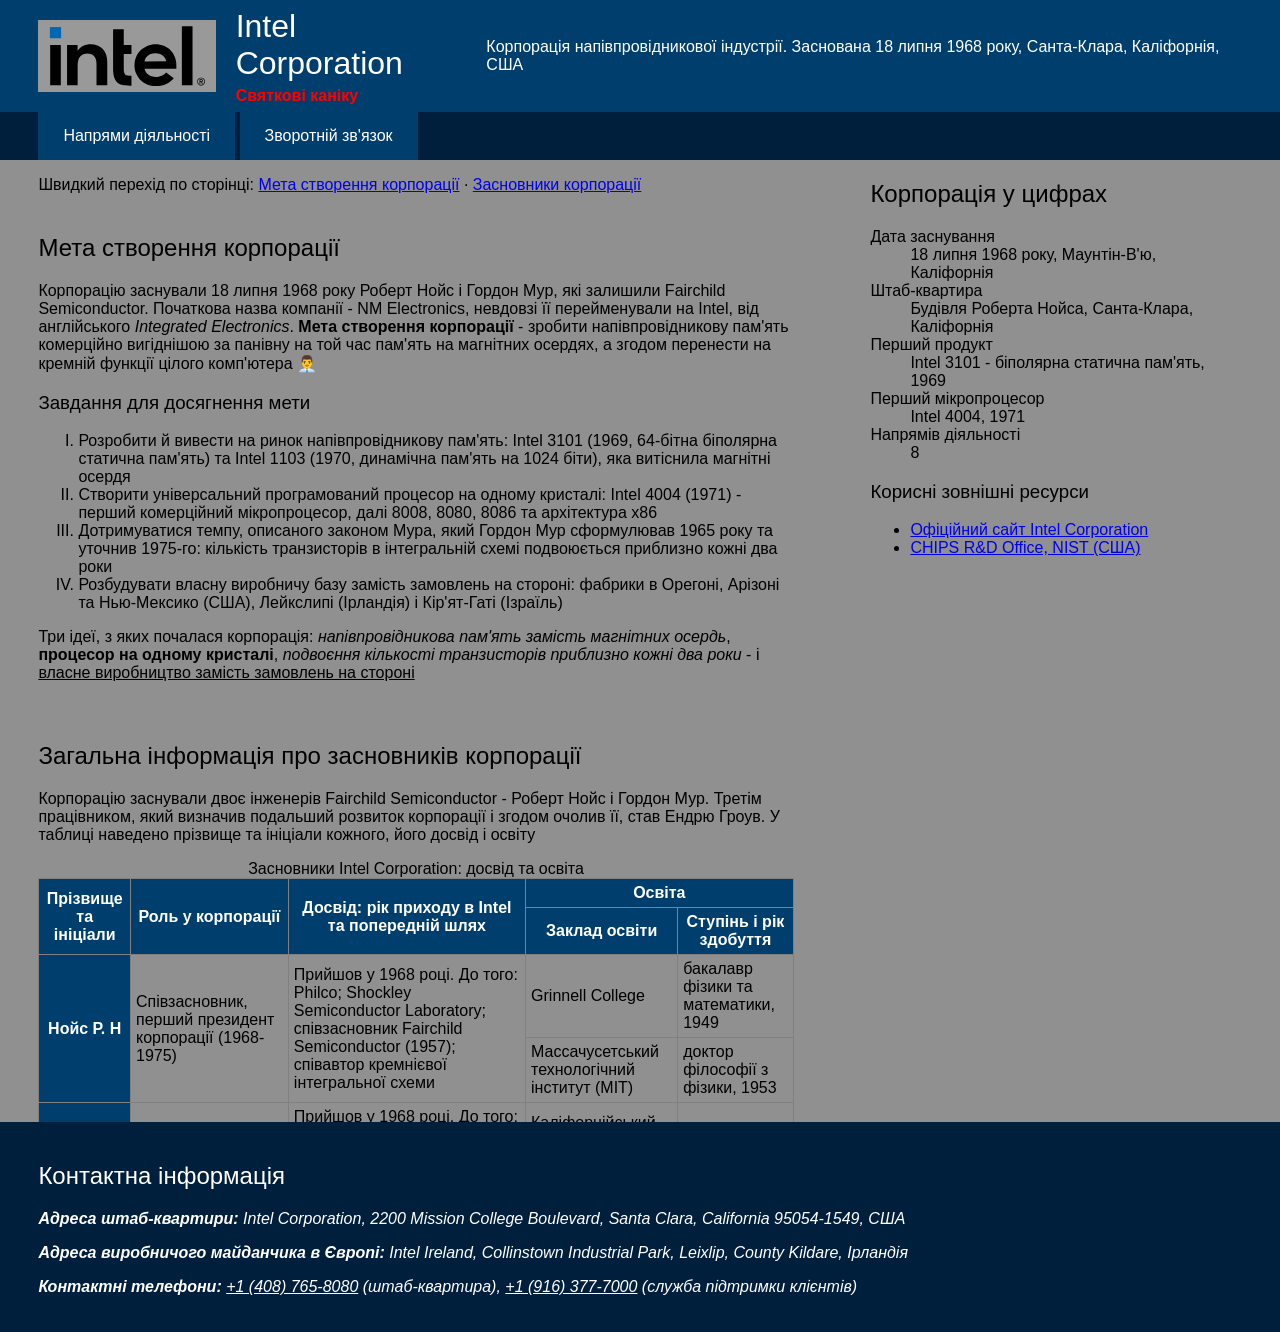
<file: index.html>
<!DOCTYPE html>
<html lang="uk">
<head>
    <meta charset="UTF-8">
    <meta name="viewport" content="width=device-width, initial-scale=1.0">
    <meta name="description" content="Промо-сайт корпорації Intel Corporation: мета створення, завдання, засновники, напрями діяльності та контакти">
    <meta name="keywords" content="Intel, корпорація, мікропроцесори, напівпровідники, Нойс, Мур, закон Мура">
    <title>Intel Corporation - Головна сторінка</title>
    <link rel="stylesheet" href="css/style.css">
    <style>
        body {
            position: relative;
            padding-top: 7rem;
        }
        header {
            position: absolute;
            top: 0;
            left: 0;
            right: 0;
            z-index: 2;
        }
        nav {
            position: -webkit-sticky;
            position: sticky;
            top: 0;
            z-index: 1;
            padding: 0 3%;
            background-color: hsl(210, 100%, 20%);
        }
        nav ul {
            margin: 0;
            padding: 0;
        }
        nav li {
            display: inline-block;
        }
        nav a {
            display: block;
            padding: 15px 25px;
            background-color: #0068b5;
            color: white;
            text-decoration: none;
            transition: background-color 0.3s, color 0.3s, transform 0.3s;
        }
        nav a:hover {
            background-color: white;
            color: #0068b5;
            transform: translateY(-3px);
        }
        main {
            float: left;
            width: 65%;
        }
        aside {
            float: right;
            width: 35%;
        }
        footer {
            clear: both;
        }
        #mission {
            margin: 40px 0;
            padding: 0;
        }
        #mission > p:first-of-type::after {
            content: " 👨‍💼";
        }
        #founders {
            max-height: 400px;
            overflow: auto;
            transition: transform 0.5s;
        }
        #founders:hover {
            transform: scale(1.05);
        }
        table {
            border-collapse: collapse;
        }
        th, td {
            padding: 5px;
            border: 1px solid gray;
        }
        th {
            background-color: #0068b5;
            color: white;
        }
        address:hover {
            text-shadow: 2px 2px 2px #00c7fd;
            transition: text-shadow 0.5s 2s;
        }
        header h1 {
            margin: 0;
        }
        #news {
            margin: 5px 0 0;
            color: red;
            white-space: nowrap;
        }
        @media (max-width: 768px) {
            main, aside {
                float: none;
                width: auto;
            }
            #news {
                white-space: normal;
            }
        }
    </style>
</head>
<body>
    <header>
        <img src="images/logo-intel.svg" alt="Логотип Intel Corporation" width="200" height="79">
        <div>
            <h1>Intel Corporation</h1>
            <p id="news"></p>
        </div>
        <p>Корпорація напівпровідникової індустрії. Заснована 18 липня 1968 року, Санта-Клара, Каліфорнія, США</p>
    </header>

    <nav>
        <ul>
            <li><a href="directions.html">Напрями діяльності</a></li>
            <li><a href="feedback.html">Зворотній зв'язок</a></li>
        </ul>
    </nav>

    <main>
        <p>Швидкий перехід по сторінці: <a href="#mission">Мета створення корпорації</a> · <a href="#founders">Засновники корпорації</a></p>

        <article id="mission">
            <h2>Мета створення корпорації</h2>
            <p>Корпорацію заснували 18 липня 1968 року Роберт Нойс і Гордон Мур, які залишили Fairchild Semiconductor. Початкова назва компанії - NM Electronics, невдовзі її перейменували на Intel, від англійського <i>Integrated Electronics</i>. <strong>Мета створення корпорації</strong> - зробити напівпровідникову пам'ять комерційно вигіднішою за панівну на той час пам'ять на магнітних осердях, а згодом перенести на кремній функції цілого комп'ютера</p>

            <h3>Завдання для досягнення мети</h3>
            <ol type="I">
                <li>Розробити й вивести на ринок напівпровідникову пам'ять: Intel 3101 (1969, 64-бітна біполярна статична пам'ять) та Intel 1103 (1970, динамічна пам'ять на 1024 біти), яка витіснила магнітні осердя</li>
                <li>Створити універсальний програмований процесор на одному кристалі: Intel 4004 (1971) - перший комерційний мікропроцесор, далі 8008, 8080, 8086 та архітектура x86</li>
                <li>Дотримуватися темпу, описаного законом Мура, який Гордон Мур сформулював 1965 року та уточнив 1975-го: кількість транзисторів в інтегральній схемі подвоюється приблизно кожні два роки</li>
                <li>Розбудувати власну виробничу базу замість замовлень на стороні: фабрики в Орегоні, Арізоні та Нью-Мексико (США), Лейкслипі (Ірландія) і Кір'ят-Гаті (Ізраїль)</li>
            </ol>

            <p><span>Три ідеї, з яких почалася корпорація:</span> <i>напівпровідникова пам'ять замість магнітних осердь</i>, <b>процесор на одному кристалі</b>, <em>подвоєння кількості транзисторів приблизно кожні два роки</em> - і <u>власне виробництво замість замовлень на стороні</u></p>
        </article>

        <section id="founders">
            <h2>Загальна інформація про засновників корпорації</h2>
            <p>Корпорацію заснували двоє інженерів Fairchild Semiconductor - Роберт Нойс і Гордон Мур. Третім працівником, який визначив подальший розвиток корпорації і згодом очолив її, став Ендрю Гроув. У таблиці наведено прізвище та ініціали кожного, його досвід і освіту</p>

            <table border="1">
                <caption>Засновники Intel Corporation: досвід та освіта</caption>
                <thead>
                    <tr>
                        <th rowspan="2" scope="col">Прізвище та ініціали</th>
                        <th rowspan="2" scope="col">Роль у корпорації</th>
                        <th rowspan="2" colspan="2" scope="col">Досвід: рік приходу в Intel та попередній шлях</th>
                        <th colspan="2" scope="colgroup">Освіта</th>
                    </tr>
                    <tr>
                        <th scope="col">Заклад освіти</th>
                        <th scope="col">Ступінь і рік здобуття</th>
                    </tr>
                </thead>
                <tbody>
                    <tr>
                        <th rowspan="2" scope="rowgroup">Нойс Р. Н</th>
                        <td rowspan="2">Співзасновник, перший президент корпорації (1968-1975)</td>
                        <td rowspan="2" colspan="2">Прийшов у 1968 році. До того: Philco; Shockley Semiconductor Laboratory; співзасновник Fairchild Semiconductor (1957); співавтор кремнієвої інтегральної схеми</td>
                        <td>Grinnell College</td>
                        <td>бакалавр фізики та математики, 1949</td>
                    </tr>
                    <tr>
                        <td>Массачусетський технологічний інститут (MIT)</td>
                        <td>доктор філософії з фізики, 1953</td>
                    </tr>
                    <tr>
                        <th rowspan="2" scope="rowgroup">Мур Г. Е</th>
                        <td rowspan="2">Співзасновник, виконавчий директор (1975-1987), голова ради директорів</td>
                        <td rowspan="2" colspan="2">Прийшов у 1968 році. До того: Лабораторія прикладної фізики Університету Джонса Гопкінса; Shockley Semiconductor Laboratory; директор з досліджень і розробок Fairchild Semiconductor; автор закону Мура (1965)</td>
                        <td>Каліфорнійський університет у Берклі</td>
                        <td>бакалавр хімії, 1950</td>
                    </tr>
                    <tr>
                        <td>Каліфорнійський технологічний інститут (Caltech)</td>
                        <td>доктор філософії з хімії та фізики, 1954</td>
                    </tr>
                    <tr>
                        <th rowspan="2" scope="rowgroup">Гроув Е. С</th>
                        <td rowspan="2">Третій працівник корпорації, виконавчий директор (1987-1998), голова ради директорів (1997-2005)</td>
                        <td rowspan="2" colspan="2">Прийшов у 1968 році. До того: Fairchild Semiconductor, дослідник у галузі фізики напівпровідникових поверхонь</td>
                        <td>Міський коледж Нью-Йорка (CCNY)</td>
                        <td>бакалавр хімічної інженерії, 1960</td>
                    </tr>
                    <tr>
                        <td>Каліфорнійський університет у Берклі</td>
                        <td>доктор філософії з хімічної інженерії, 1963</td>
                    </tr>
                </tbody>
                <tfoot>
                    <tr>
                        <th scope="row">Разом</th>
                        <td colspan="3">3 ключові постаті заснування корпорації · 6 здобутих ступенів</td>
                        <td colspan="2">5 закладів вищої освіти</td>
                    </tr>
                </tfoot>
            </table>
        </section>
    </main>

    <aside>
        <h2>Корпорація у цифрах</h2>
        <dl>
            <dt>Дата заснування</dt>
            <dd>18 липня 1968 року, Маунтін-В'ю, Каліфорнія</dd>
            <dt>Штаб-квартира</dt>
            <dd>Будівля Роберта Нойса, Санта-Клара, Каліфорнія</dd>
            <dt>Перший продукт</dt>
            <dd>Intel 3101 - біполярна статична пам'ять, 1969</dd>
            <dt>Перший мікропроцесор</dt>
            <dd>Intel 4004, 1971</dd>
            <dt>Напрямів діяльності</dt>
            <dd>8</dd>
        </dl>

        <h3>Корисні зовнішні ресурси</h3>
        <ul>
            <li><a href="https://www.intel.com/" target="_blank">Офіційний сайт Intel Corporation</a></li>
            <li><a href="https://www.nist.gov/chips" target="_blank">CHIPS R&amp;D Office, NIST (США)</a></li>
        </ul>
    </aside>

    <footer>
        <h2>Контактна інформація</h2>
        <address>
            <p><b>Адреса штаб-квартири:</b> Intel Corporation, 2200 Mission College Boulevard, Santa Clara, California 95054-1549, США</p>
            <p><b>Адреса виробничого майданчика в Європі:</b> Intel Ireland, Collinstown Industrial Park, Leixlip, County Kildare, Ірландія</p>
            <p><b>Контактні телефони:</b> <a href="tel:+14087658080">+1&nbsp;(408)&nbsp;765-8080</a> (штаб-квартира), <a href="tel:+19163777000">+1&nbsp;(916)&nbsp;377-7000</a> (служба підтримки клієнтів)</p>
        </address>
    </footer>
    <script src="js/index.js"></script>
</body>
</html>
</file>
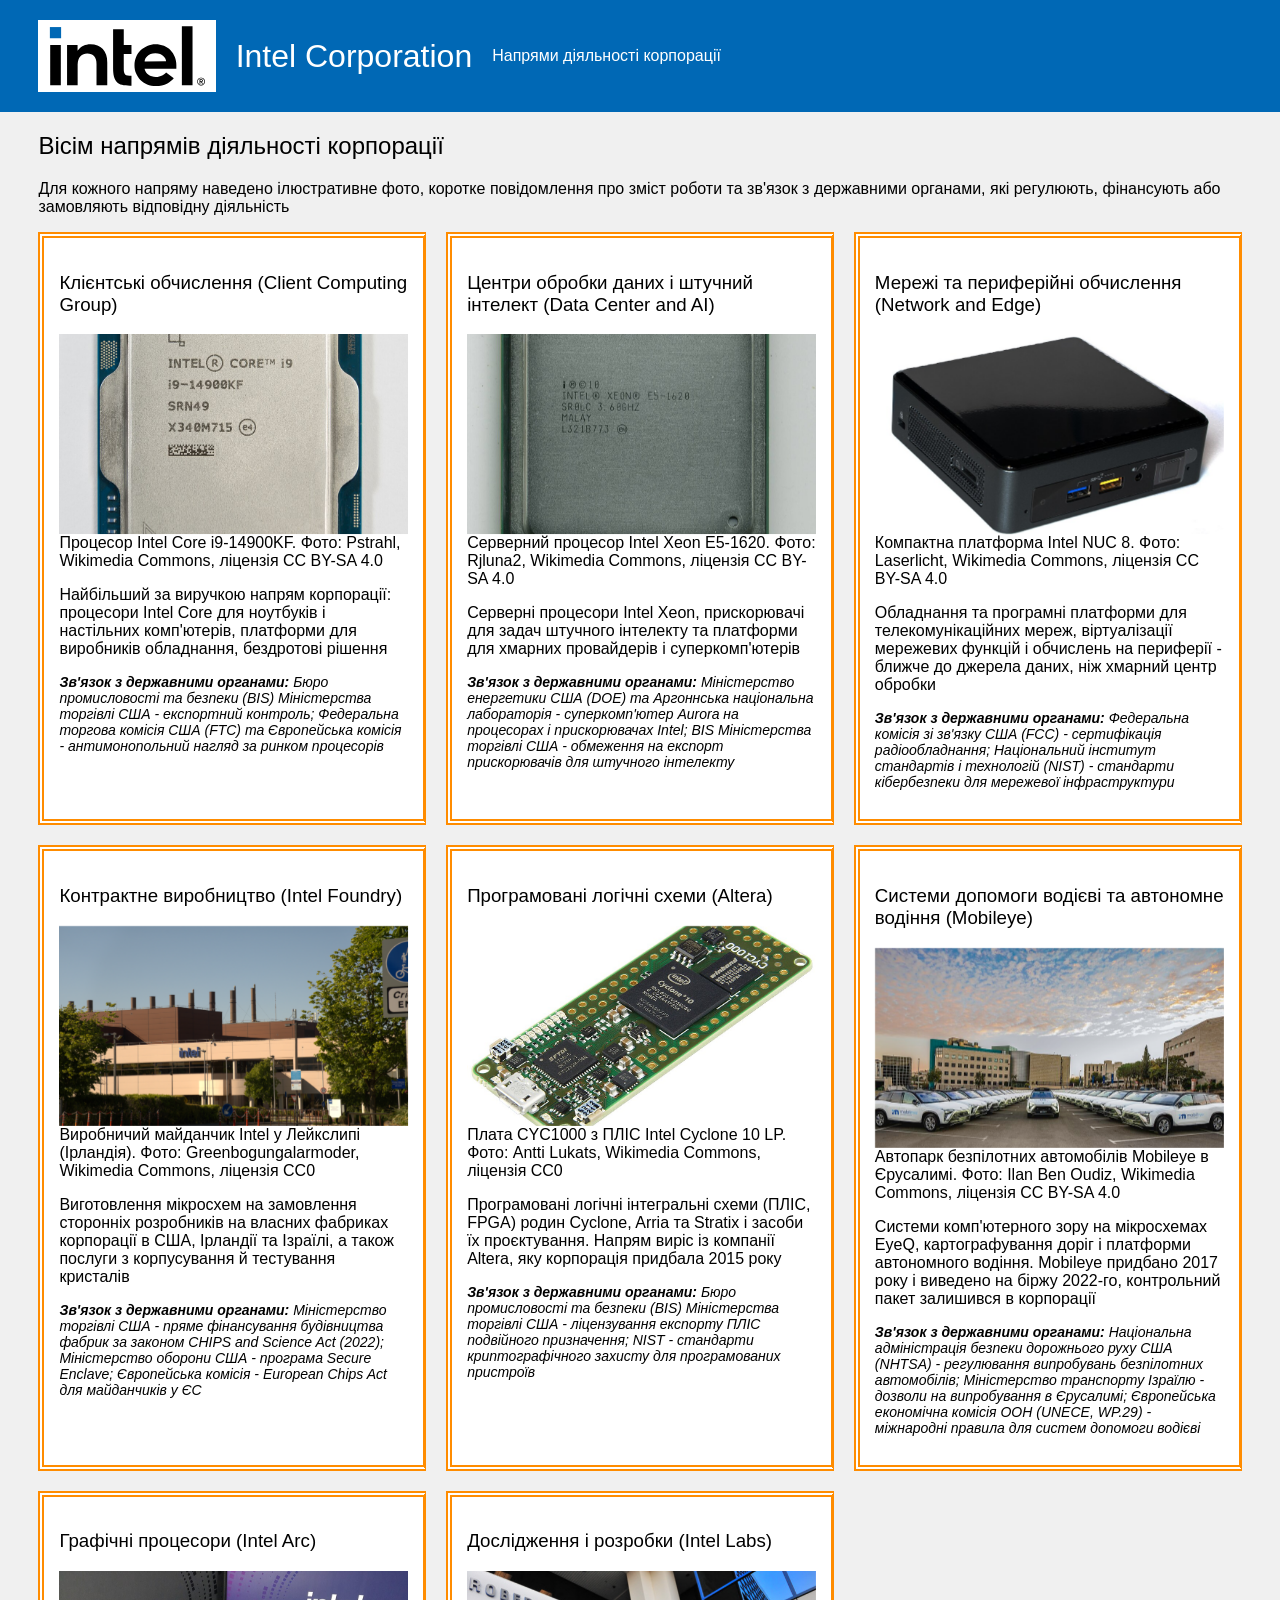
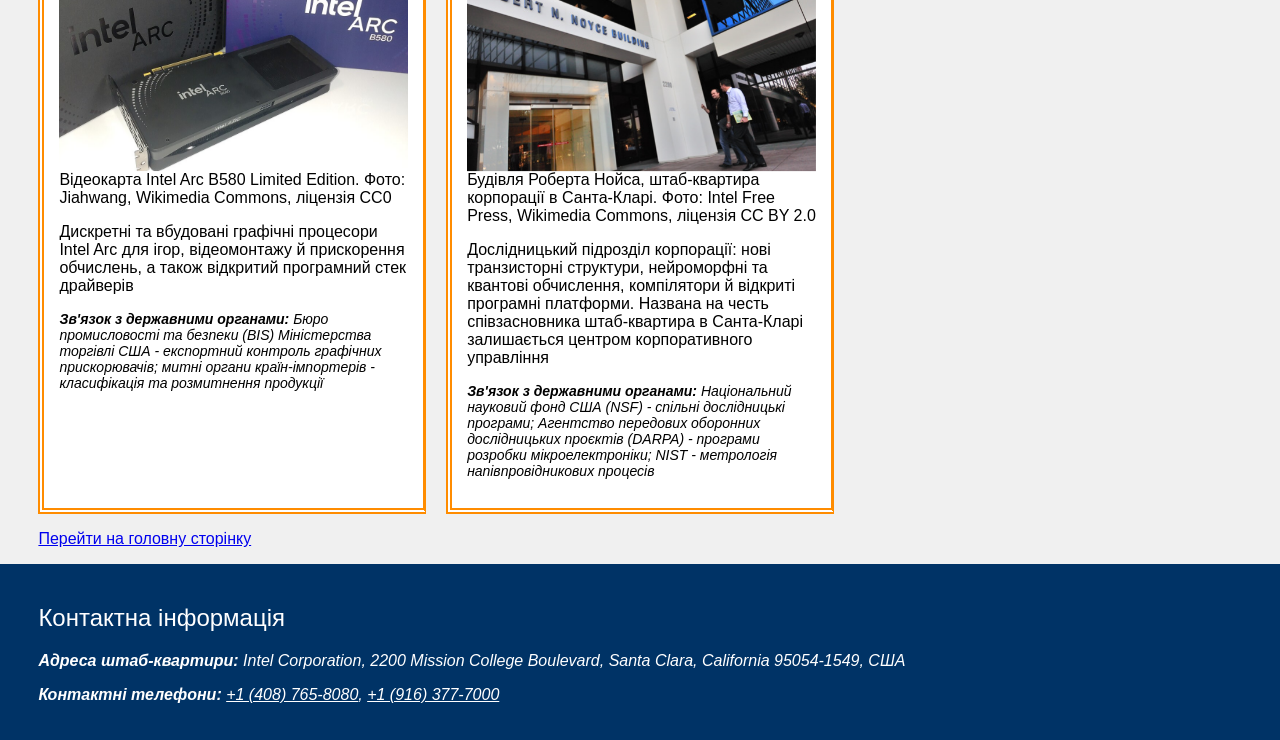
<file: directions.html>
<!DOCTYPE html>
<html lang="uk">
<head>
    <meta charset="UTF-8">
    <meta name="viewport" content="width=device-width, initial-scale=1.0">
    <meta name="description" content="Напрями діяльності Intel Corporation: клієнтські обчислення, центри обробки даних і ШІ, мережі та периферія, Intel Foundry, Altera, Mobileye, графіка Intel Arc, Intel Labs">
    <meta name="keywords" content="Intel, напрями діяльності, Xeon, Core, Foundry, Altera, Mobileye, Arc">
    <title>Intel Corporation - Напрями діяльності</title>
    <link rel="stylesheet" href="css/style.css">
    <style>
        body {
            padding-top: 7rem;
        }
        header {
            position: fixed;
            top: 0;
            left: 0;
            right: 0;
            z-index: 1;
        }
        ol {
            display: grid;
            grid-template-columns: repeat(auto-fit, minmax(18rem, 1fr));
            gap: 20px;
            padding: 0;
            list-style: none;
        }
        article {
            height: 100%;
            padding: 15px;
            background-color: white;
            border: 6px double darkorange;
            border-right: medium solid darkorange;
        }
        figure {
            margin: 0;
        }
        figure img {
            display: block;
            width: 100%;
            height: 200px;
            object-fit: cover;
        }
        figure img:focus {
            animation: saturation 1s forwards;
        }
        @keyframes saturation {
            from {
                filter: saturate(100%);
            }
            to {
                filter: saturate(200%);
            }
        }
        .gov {
            font-size: 14px;
            font-weight: lighter;
            font-style: italic;
        }
        a:active {
            color: darkgreen;
        }
        .card {
            position: relative;
            transition: transform 0.6s;
            -webkit-transform-style: preserve-3d;
            transform-style: preserve-3d;
        }
        .flipped {
            transform: rotateY(180deg);
        }
        figure img, .back {
            -webkit-backface-visibility: hidden;
            backface-visibility: hidden;
        }
        .back {
            position: absolute;
            top: 0;
            left: 0;
            width: 100%;
            height: 100%;
            margin: 0;
            padding: 10px 10px 10px 30px;
            font-size: 14px;
            background-color: #0068b5;
            color: white;
            transform: rotateY(180deg);
        }
        #modal {
            display: none;
            position: fixed;
            top: 0;
            left: 0;
            width: 100%;
            height: 100%;
            z-index: 2;
            background-color: rgba(0, 0, 0, 0.6);
        }
        #modal.show {
            display: flex;
            justify-content: center;
            align-items: center;
        }
        #modal div {
            max-width: 450px;
            padding: 20px;
            background-color: white;
        }
    </style>
</head>
<body>
    <header>
        <img src="images/logo-intel.svg" alt="Логотип Intel Corporation" width="200" height="79">
        <h1>Intel Corporation</h1>
        <p>Напрями діяльності корпорації</p>
    </header>

    <main>
        <h2>Вісім напрямів діяльності корпорації</h2>
        <p>Для кожного напряму наведено ілюстративне фото, коротке повідомлення про зміст роботи та зв'язок з державними органами, які регулюють, фінансують або замовляють відповідну діяльність</p>

        <ol>
            <li>
                <article>
                    <h3>Клієнтські обчислення (Client Computing Group)</h3>
                    <figure>
                        <div class="card">
                            <img tabindex="0" src="images/ccg-core-i9.jpg" alt="Процесор Intel Core i9-14900KF, вигляд згори" width="960" height="1075">
                            <ul class="back">
                                <li>Export Administration Regulations (EAR), 15 CFR 730-774</li>
                                <li>Закон Шермана, розділ 2 (15 U.S.C. § 2)</li>
                                <li>Договір про функціонування ЄС, стаття 102</li>
                            </ul>
                        </div>
                        <figcaption>Процесор Intel Core i9-14900KF. Фото: Pstrahl, Wikimedia Commons, ліцензія CC BY-SA 4.0</figcaption>
                    </figure>
                    <p>Найбільший за виручкою напрям корпорації: процесори Intel Core для ноутбуків і настільних комп'ютерів, платформи для виробників обладнання, бездротові рішення</p>
                    <p class="gov"><b>Зв'язок з державними органами:</b> Бюро промисловості та безпеки (BIS) Міністерства торгівлі США - експортний контроль; Федеральна торгова комісія США (FTC) та Європейська комісія - антимонопольний нагляд за ринком процесорів</p>
                </article>
            </li>

            <li>
                <article id="dcai">
                    <h3>Центри обробки даних і штучний інтелект (Data Center and AI)</h3>
                    <figure>
                        <div class="card">
                            <img tabindex="0" src="images/dcai-xeon.jpg" alt="Серверний процесор Intel Xeon E5-1620" width="960" height="1042">
                            <ul class="back">
                                <li>Export Control Reform Act of 2018 (50 U.S.C. § 4801)</li>
                                <li>EAR, ECCN 3A090 (додаток 1 до 15 CFR 774)</li>
                                <li>Department of Energy Organization Act (42 U.S.C. § 7101)</li>
                            </ul>
                        </div>
                        <figcaption>Серверний процесор Intel Xeon E5-1620. Фото: Rjluna2, Wikimedia Commons, ліцензія CC BY-SA 4.0</figcaption>
                    </figure>
                    <p>Серверні процесори Intel Xeon, прискорювачі для задач штучного інтелекту та платформи для хмарних провайдерів і суперкомп'ютерів</p>
                    <p class="gov"><b>Зв'язок з державними органами:</b> Міністерство енергетики США (DOE) та Аргоннська національна лабораторія - суперкомп'ютер Aurora на процесорах і прискорювачах Intel; BIS Міністерства торгівлі США - обмеження на експорт прискорювачів для штучного інтелекту</p>
                </article>
            </li>

            <li>
                <article>
                    <h3>Мережі та периферійні обчислення (Network and Edge)</h3>
                    <figure>
                        <div class="card">
                            <img tabindex="0" src="images/nex-nuc.jpg" alt="Компактний комп'ютер Intel NUC восьмого покоління" width="960" height="633">
                            <ul class="back">
                                <li>47 CFR Part 15 (радіочастотні пристрої)</li>
                                <li>47 CFR Part 2, підрозділ J (сертифікація обладнання)</li>
                                <li>Cybersecurity Enhancement Act of 2014</li>
                            </ul>
                        </div>
                        <figcaption>Компактна платформа Intel NUC 8. Фото: Laserlicht, Wikimedia Commons, ліцензія CC BY-SA 4.0</figcaption>
                    </figure>
                    <p>Обладнання та програмні платформи для телекомунікаційних мереж, віртуалізації мережевих функцій і обчислень на периферії - ближче до джерела даних, ніж хмарний центр обробки</p>
                    <p class="gov"><b>Зв'язок з державними органами:</b> Федеральна комісія зі зв'язку США (FCC) - сертифікація радіообладнання; Національний інститут стандартів і технологій (NIST) - стандарти кібербезпеки для мережевої інфраструктури</p>
                </article>
            </li>

            <li>
                <article>
                    <h3>Контрактне виробництво (Intel Foundry)</h3>
                    <figure>
                        <div class="card">
                            <img tabindex="0" src="images/foundry-leixlip.png" alt="Головний вхід на виробничий майданчик Intel у Лейкслипі, Ірландія" width="960" height="641">
                            <ul class="back">
                                <li>CHIPS and Science Act of 2022 (Public Law 117-167)</li>
                                <li>Регламент (ЄС) 2023/1781 (European Chips Act)</li>
                            </ul>
                        </div>
                        <figcaption>Виробничий майданчик Intel у Лейкслипі (Ірландія). Фото: Greenbogungalarmoder, Wikimedia Commons, ліцензія CC0</figcaption>
                    </figure>
                    <p>Виготовлення мікросхем на замовлення сторонніх розробників на власних фабриках корпорації в США, Ірландії та Ізраїлі, а також послуги з корпусування й тестування кристалів</p>
                    <p class="gov"><b>Зв'язок з державними органами:</b> Міністерство торгівлі США - пряме фінансування будівництва фабрик за законом CHIPS and Science Act (2022); Міністерство оборони США - програма Secure Enclave; Європейська комісія - European Chips Act для майданчиків у ЄС</p>
                </article>
            </li>

            <li>
                <article>
                    <h3>Програмовані логічні схеми (Altera)</h3>
                    <figure>
                        <div class="card">
                            <img tabindex="0" src="images/altera-cyc1000.jpg" alt="Плата з програмованою логічною інтегральною схемою Intel Cyclone 10" width="960" height="675">
                            <ul class="back">
                                <li>EAR, ECCN 3A001.a.7 (програмовані логічні схеми)</li>
                                <li>FIPS 140-3 (криптографічні модулі)</li>
                            </ul>
                        </div>
                        <figcaption>Плата CYC1000 з ПЛІС Intel Cyclone 10 LP. Фото: Antti Lukats, Wikimedia Commons, ліцензія CC0</figcaption>
                    </figure>
                    <p>Програмовані логічні інтегральні схеми (ПЛІС, FPGA) родин Cyclone, Arria та Stratix і засоби їх проєктування. Напрям виріс із компанії Altera, яку корпорація придбала 2015 року</p>
                    <p class="gov"><b>Зв'язок з державними органами:</b> Бюро промисловості та безпеки (BIS) Міністерства торгівлі США - ліцензування експорту ПЛІС подвійного призначення; NIST - стандарти криптографічного захисту для програмованих пристроїв</p>
                </article>
            </li>

            <li>
                <article>
                    <h3>Системи допомоги водієві та автономне водіння (Mobileye)</h3>
                    <figure>
                        <div class="card">
                            <img tabindex="0" src="images/mobileye-jerusalem.jpg" alt="Автопарк безпілотних автомобілів Mobileye в Єрусалимі" width="960" height="510">
                            <ul class="back">
                                <li>National Traffic and Motor Vehicle Safety Act (49 U.S.C. § 30101)</li>
                                <li>Правила ООН № 157 (системи утримання смуги руху)</li>
                                <li>Правила ООН № 79 (рульове керування)</li>
                            </ul>
                        </div>
                        <figcaption>Автопарк безпілотних автомобілів Mobileye в Єрусалимі. Фото: Ilan Ben Oudiz, Wikimedia Commons, ліцензія CC BY-SA 4.0</figcaption>
                    </figure>
                    <p>Системи комп'ютерного зору на мікросхемах EyeQ, картографування доріг і платформи автономного водіння. Mobileye придбано 2017 року і виведено на біржу 2022-го, контрольний пакет залишився в корпорації</p>
                    <p class="gov"><b>Зв'язок з державними органами:</b> Національна адміністрація безпеки дорожнього руху США (NHTSA) - регулювання випробувань безпілотних автомобілів; Міністерство транспорту Ізраїлю - дозволи на випробування в Єрусалимі; Європейська економічна комісія ООН (UNECE, WP.29) - міжнародні правила для систем допомоги водієві</p>
                </article>
            </li>

            <li>
                <article>
                    <h3>Графічні процесори (Intel Arc)</h3>
                    <figure>
                        <div class="card">
                            <img tabindex="0" src="images/arc-b580.jpg" alt="Відеокарта Intel Arc B580 Limited Edition поруч із коробкою" width="960" height="720">
                            <ul class="back">
                                <li>EAR, ECCN 3A090 та 4A090</li>
                                <li>Гармонізована система, товарна позиція 8473</li>
                            </ul>
                        </div>
                        <figcaption>Відеокарта Intel Arc B580 Limited Edition. Фото: Jiahwang, Wikimedia Commons, ліцензія CC0</figcaption>
                    </figure>
                    <p>Дискретні та вбудовані графічні процесори Intel Arc для ігор, відеомонтажу й прискорення обчислень, а також відкритий програмний стек драйверів</p>
                    <p class="gov"><b>Зв'язок з державними органами:</b> Бюро промисловості та безпеки (BIS) Міністерства торгівлі США - експортний контроль графічних прискорювачів; митні органи країн-імпортерів - класифікація та розмитнення продукції</p>
                </article>
            </li>

            <li>
                <article>
                    <h3>Дослідження і розробки (Intel Labs)</h3>
                    <figure>
                        <div class="card">
                            <img tabindex="0" src="images/hq-noyce-building.jpg" alt="Вхід до будівлі Роберта Нойса - штаб-квартири Intel у Санта-Кларі" width="600" height="365">
                            <ul class="back">
                                <li>National Science Foundation Act of 1950 (42 U.S.C. § 1861)</li>
                                <li>CHIPS and Science Act of 2022 (Public Law 117-167)</li>
                            </ul>
                        </div>
                        <figcaption>Будівля Роберта Нойса, штаб-квартира корпорації в Санта-Кларі. Фото: Intel Free Press, Wikimedia Commons, ліцензія CC BY 2.0</figcaption>
                    </figure>
                    <p>Дослідницький підрозділ корпорації: нові транзисторні структури, нейроморфні та квантові обчислення, компілятори й відкриті програмні платформи. Названа на честь співзасновника штаб-квартира в Санта-Кларі залишається центром корпоративного управління</p>
                    <p class="gov"><b>Зв'язок з державними органами:</b> Національний науковий фонд США (NSF) - спільні дослідницькі програми; Агентство передових оборонних дослідницьких проєктів (DARPA) - програми розробки мікроелектроніки; NIST - метрологія напівпровідникових процесів</p>
                </article>
            </li>
        </ol>

        <p><a href="index.html">Перейти на головну сторінку</a></p>
    </main>

    <footer>
        <h2>Контактна інформація</h2>
        <address>
            <p><b>Адреса штаб-квартири:</b> Intel Corporation, 2200 Mission College Boulevard, Santa Clara, California 95054-1549, США</p>
            <p><b>Контактні телефони:</b> <a href="tel:+14087658080">+1&nbsp;(408)&nbsp;765-8080</a>, <a href="tel:+19163777000">+1&nbsp;(916)&nbsp;377-7000</a></p>
        </address>
    </footer>
    <div id="modal">
        <div>
            <h3>Попередження</h3>
            <p>Постачання серверних процесорів і прискорювачів штучного інтелекту за межі США обмежене правилами експортного контролю EAR, тому інформація про напрям не є дозволом на їх експорт</p>
            <label><input type="checkbox" id="agree"> Я розумію суть попередження</label>
        </div>
    </div>
    <script src="js/directions.js"></script>
</body>
</html>
</file>
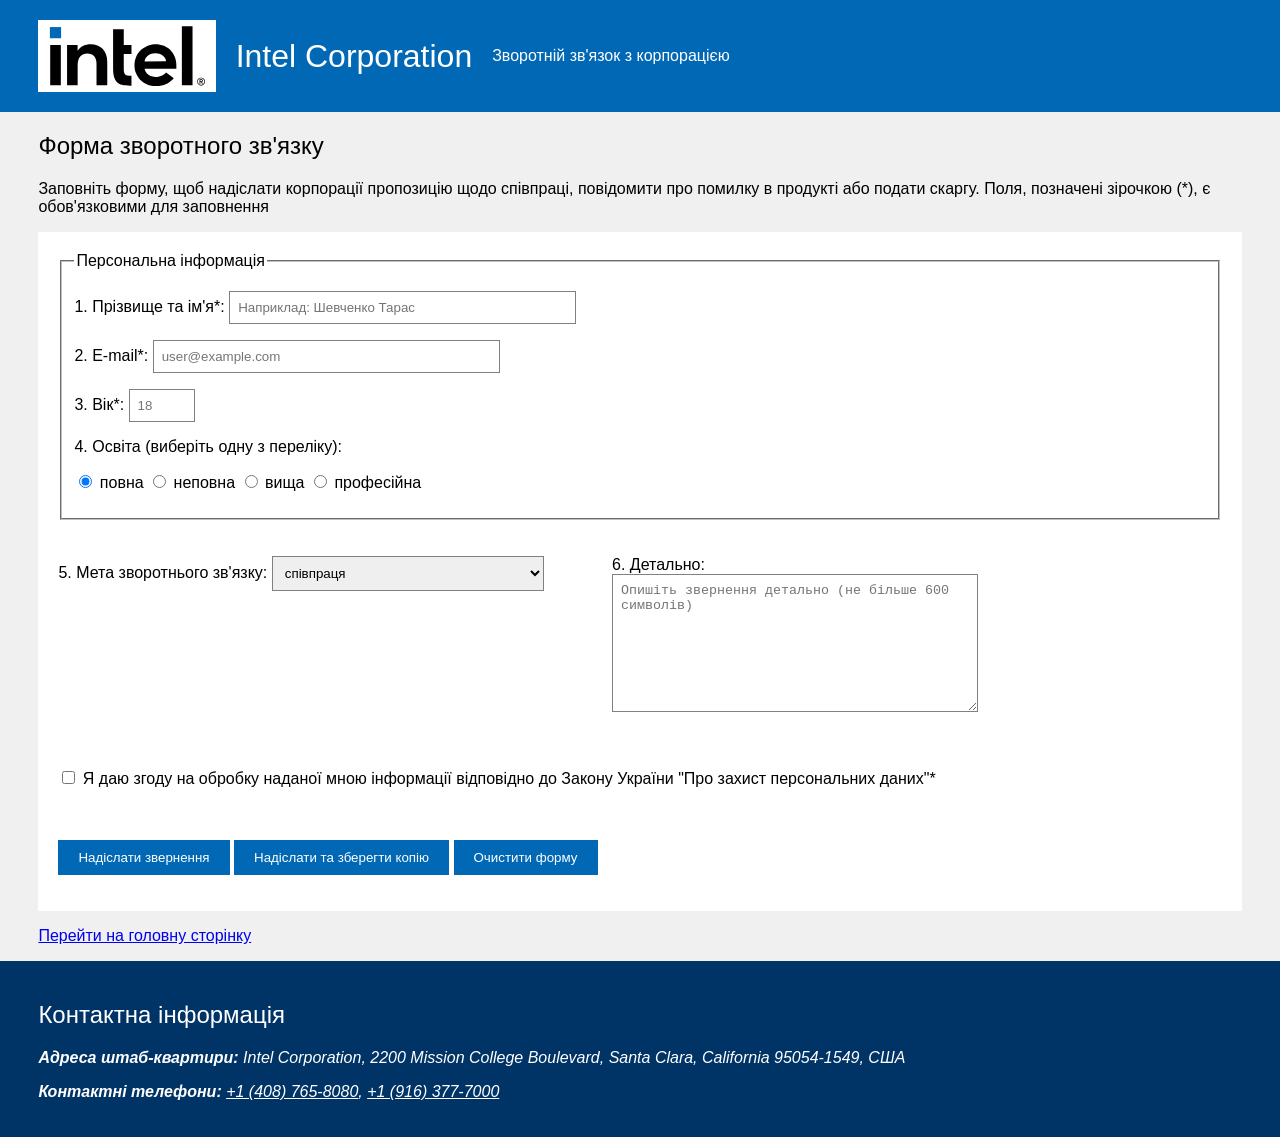
<file: feedback.html>
<!DOCTYPE html>
<html lang="uk">
<head>
    <meta charset="UTF-8">
    <meta name="viewport" content="width=device-width, initial-scale=1.0">
    <meta name="description" content="Сторінка зворотного зв'язку з Intel Corporation: форма для звернень, пропозицій та скарг">
    <meta name="keywords" content="Intel, зворотній зв'язок, форма, звернення">
    <title>Intel Corporation - Зворотній зв'язок</title>
    <link rel="stylesheet" href="css/style.css">
    <style>
        form {
            display: flex;
            flex-flow: row wrap;
            justify-content: space-between;
            align-items: flex-start;
            align-content: flex-start;
            gap: 20px;
            padding: 20px;
            background-color: white;
        }
        fieldset {
            flex-basis: 100%;
            min-width: 0;
        }
        input, select, textarea {
            max-width: 100%;
            padding: 8px;
            border: 1px solid gray;
        }
        textarea {
            width: 60%;
        }
        .purpose {
            flex-grow: 1;
        }
        .details {
            flex-grow: 2;
        }
        .consent {
            order: 1;
            flex-basis: 100%;
        }
        .buttons {
            order: 2;
            flex-shrink: 0;
            align-self: center;
        }
        button, input[type="submit"] {
            padding: 10px 20px;
            border: none;
            background-color: #0068b5;
            color: white;
        }
        .active {
            background-color: lightyellow;
            border: 2px solid #0068b5;
            -webkit-box-shadow: 0 0 10px #0068b5;
            -moz-box-shadow: 0 0 10px #0068b5;
            box-shadow: 0 0 10px #0068b5;
        }
        .tooltip {
            display: none;
            position: absolute;
            width: 220px;
            margin-left: 15px;
            padding: 10px;
            background-color: #333;
            color: white;
        }
        @media (max-width: 768px) {
            textarea {
                width: 100%;
            }
            .buttons {
                flex-shrink: 1;
            }
            .tooltip {
                position: static;
                margin: 10px 0 0;
            }
            input[type="radio"] + label::after {
                content: "\A";
                white-space: pre;
            }
        }
    </style>
</head>
<body>
    <header>
        <img src="images/logo-intel.svg" alt="Логотип Intel Corporation" width="200" height="79">
        <h1>Intel Corporation</h1>
        <p>Зворотній зв'язок з корпорацією</p>
    </header>

    <main>
        <h2>Форма зворотного зв'язку</h2>
        <p>Заповніть форму, щоб надіслати корпорації пропозицію щодо співпраці, повідомити про помилку в продукті або подати скаргу. Поля, позначені зірочкою (*), є обов'язковими для заповнення</p>

        <form action="#" method="post">
            <fieldset>
                <legend>Персональна інформація</legend>

                <p>
                    <label for="full-name">1. Прізвище та ім'я*:</label>
                    <input type="text" id="full-name" name="full-name" placeholder="Наприклад: Шевченко Тарас" size="40" maxlength="60" required>
                </p>

                <p>
                    <label for="email">2. E-mail*:</label>
                    <input type="email" id="email" name="email" placeholder="user@example.com" size="40" required>
                </p>

                <p>
                    <label for="age">3. Вік*:</label>
                    <input type="number" id="age" name="age" min="14" max="120" step="1" placeholder="18" required>
                </p>

                <p>4. Освіта (виберіть одну з переліку):</p>
                <p>
                    <input type="radio" id="edu-full" name="education" value="повна" checked>
                    <label for="edu-full">повна</label>

                    <input type="radio" id="edu-partial" name="education" value="неповна">
                    <label for="edu-partial">неповна</label>

                    <input type="radio" id="edu-higher" name="education" value="вища">
                    <label for="edu-higher">вища</label>

                    <input type="radio" id="edu-prof" name="education" value="професійна">
                    <label for="edu-prof">професійна</label>
                </p>
            </fieldset>

            <p class="purpose">
                <label for="purpose">5. Мета зворотнього зв'язку:</label>
                <select id="purpose" name="purpose">
                    <option value="cooperation" selected>співпраця</option>
                    <option value="complaint">скарга на порушення права власності</option>
                    <option value="proposal">пропозиція</option>
                    <option value="bug">наявність помилки</option>
                </select>
            </p>

            <p class="details">
                <label for="details">6. Детально:</label><br>
                <textarea id="details" name="details" rows="8" cols="60" maxlength="600" placeholder="Опишіть звернення детально (не більше 600 символів)"></textarea>
            </p>

            <p class="buttons">
                <button type="submit">Надіслати звернення</button>
                <input type="submit" value="Надіслати та зберегти копію">
                <button type="reset">Очистити форму</button>
            </p>

            <p class="consent">
                <input type="checkbox" id="consent" name="consent" value="yes" required>
                <label for="consent">Я даю згоду на обробку наданої мною інформації відповідно до Закону України "Про захист персональних даних"*</label>
            </p>
        </form>

        <p><a href="index.html">Перейти на головну сторінку</a></p>
    </main>

    <footer>
        <h2>Контактна інформація</h2>
        <address>
            <p><b>Адреса штаб-квартири:</b> Intel Corporation, 2200 Mission College Boulevard, Santa Clara, California 95054-1549, США</p>
            <p><b>Контактні телефони:</b> <a href="tel:+14087658080">+1&nbsp;(408)&nbsp;765-8080</a>, <a href="tel:+19163777000">+1&nbsp;(916)&nbsp;377-7000</a></p>
        </address>
    </footer>
    <script src="js/feedback.js"></script>
</body>
</html>
</file>
<file: css/style.css>
* {
    box-sizing: border-box;
}
body {
    margin: 0;
    font-family: "Segoe UI", Arial, sans-serif;
    background-color: rgb(240, 240, 240);
}
h1, h2, h3 {
    font-family: Verdana, sans-serif;
    font-weight: normal;
}
main {
    display: block;
}
img {
    max-width: 100%;
    height: auto;
}
header {
    display: flex;
    align-items: center;
    gap: 1.25rem;
    height: 7rem;
    padding: 0 3%;
    background-color: #0068b5;
    color: white;
}
img[src*="logo"] {
    width: auto;
    height: 4.5rem;
    padding: 5px 10px;
    background-color: white;
}
main, aside {
    padding: 0 3%;
}
footer {
    padding: 1.25rem 3%;
    background-color: hsl(210, 100%, 20%);
    color: white;
}
footer a {
    color: white;
}
@media (max-width: 768px) {
    header > p {
        display: none;
    }
}
@media (max-width: 480px) {
    img[src*="logo"] {
        height: 2rem;
        padding: 3px 6px;
    }
    h1 {
        font-size: 1.1rem;
    }
}
</file>
